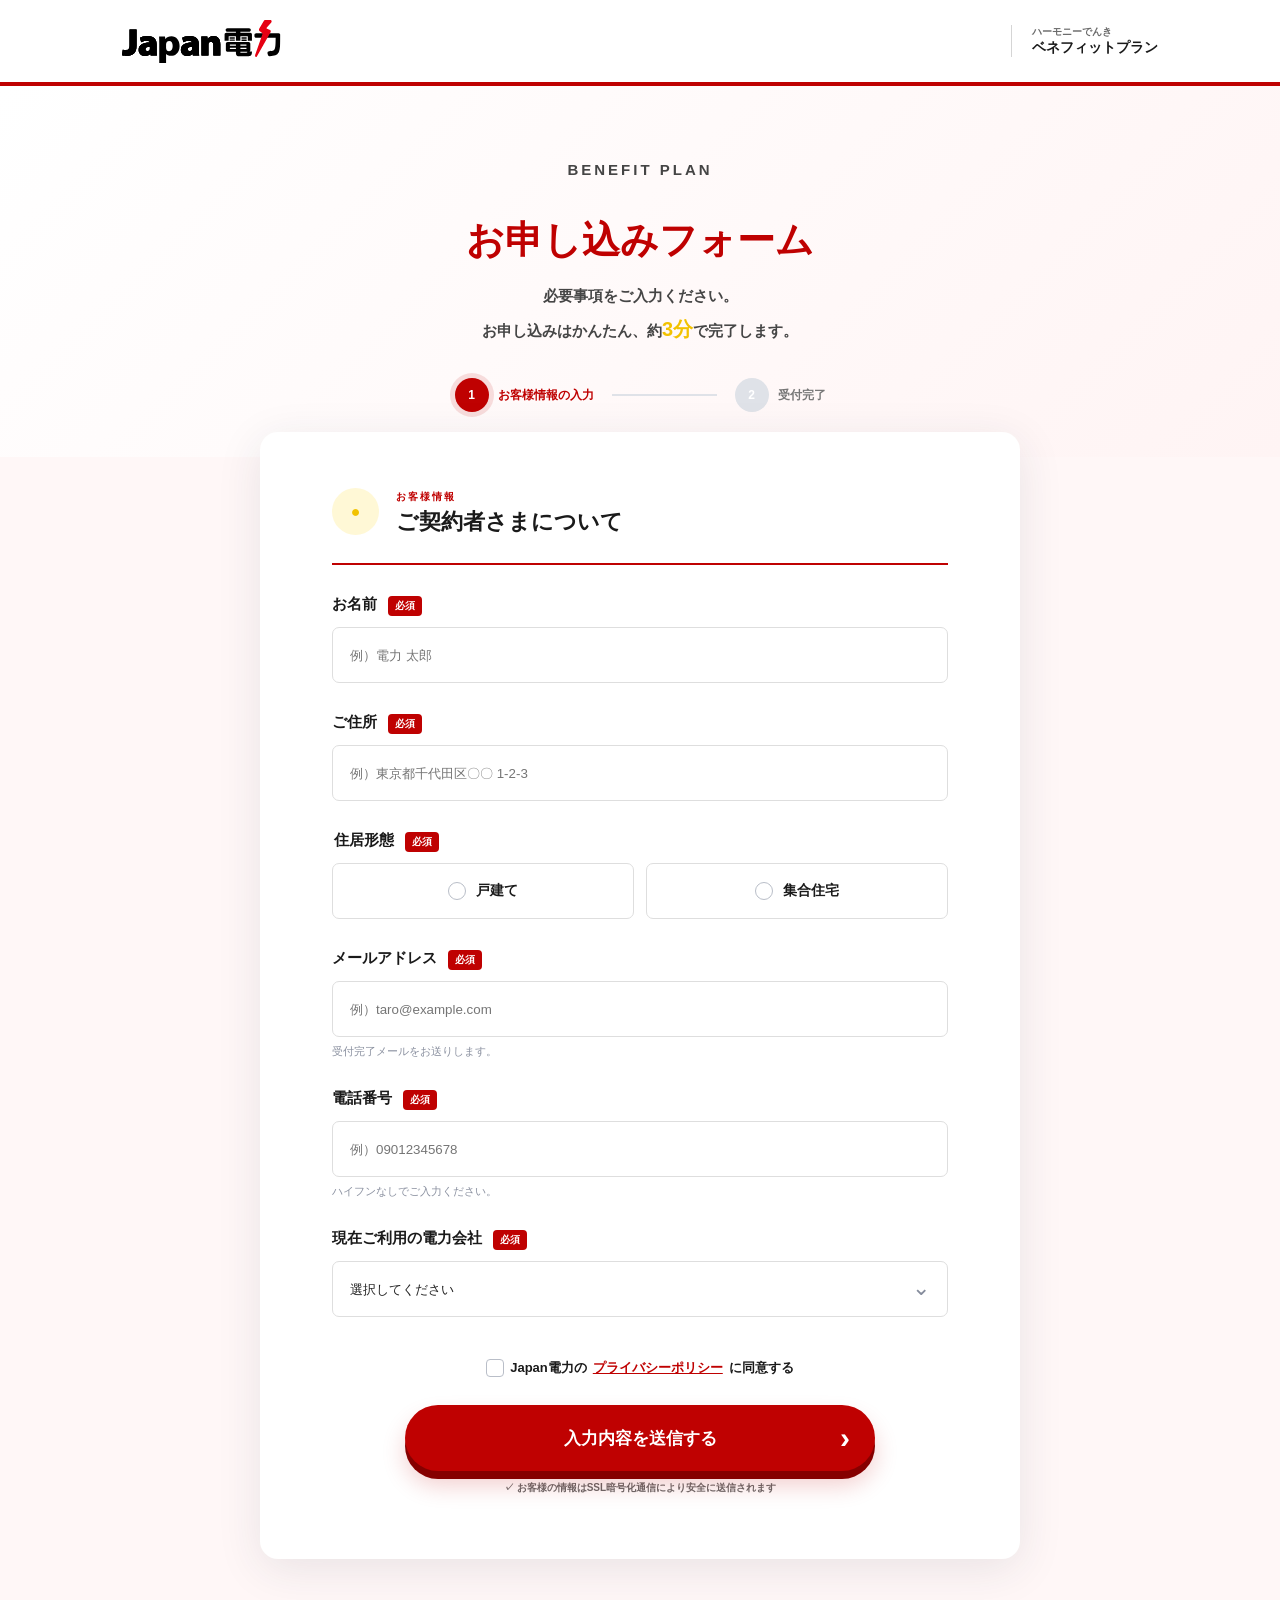
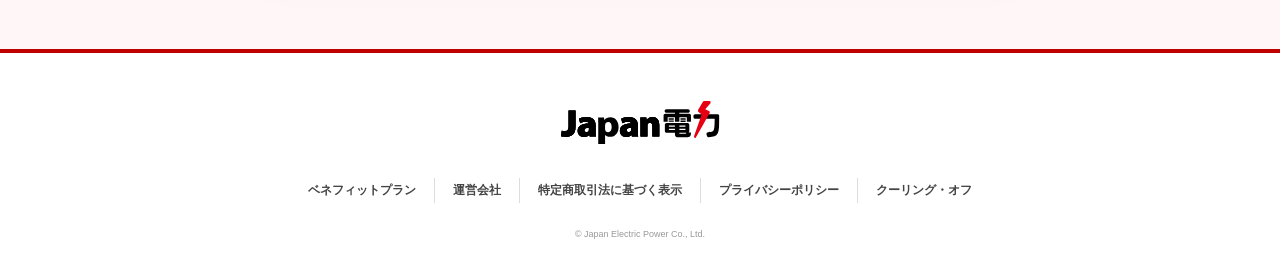
<file: index.html>
<!doctype html><html lang="ja"><head><meta charset="utf-8"><!-- Google Tag Manager --><script>(function(w,d,s,l,i){w[l]=w[l]||[];w[l].push({'gtm.start':new Date().getTime(),event:'gtm.js'});var f=d.getElementsByTagName(s)[0],j=d.createElement(s),dl=l!='dataLayer'?'&l='+l:'';j.async=true;j.src='https://www.googletagmanager.com/gtm.js?id='+i+dl;f.parentNode.insertBefore(j,f);})(window,document,'script','dataLayer','GTM-WSV9HWZ4');</script><!-- End Google Tag Manager --><meta name="viewport" content="width=device-width,initial-scale=1"><title>ベネフィットプラン お申し込み｜Japan電力</title><meta name="description" content="Japan電力 ハーモニーでんき ベネフィットプランのお申し込みフォームです。"><link rel="icon" href="assets/favicon.ico"><link rel="shortcut icon" href="assets/favicon.ico"><link rel="apple-touch-icon" sizes="180x180" href="assets/favicon.ico"><link rel="stylesheet" href="assets/style.css"><script src="assets/script.js" defer></script></head><body>
<!-- Google Tag Manager (noscript) --><noscript><iframe src="https://www.googletagmanager.com/ns.html?id=GTM-WSV9HWZ4" height="0" width="0" style="display:none;visibility:hidden"></iframe></noscript><!-- End Google Tag Manager (noscript) -->
<header><a class="brand" href="https://www.japaden.jp/"><img src="assets/logo_top.svg" alt="Japan電力"></a><div class="plan"><small>ハーモニーでんき</small>ベネフィットプラン</div></header>
<main><section class="hero"><p class="en">BENEFIT PLAN</p><h1>お申し込みフォーム</h1><p>必要事項をご入力ください。<br>お申し込みはかんたん、約<b>3分</b>で完了します。</p><div class="steps"><span class="active"><i>1</i>お客様情報の入力</span><hr><span><i>2</i>受付完了</span></div></section>
<form class="form" id="lead-form" action="thanks/"><input type="hidden" id="trk-utm_source" name="utm_source" value=""><input type="hidden" id="trk-utm_medium" name="utm_medium" value=""><input type="hidden" id="trk-utm_campaign" name="utm_campaign" value=""><input type="hidden" id="trk-utm_term" name="utm_term" value=""><input type="hidden" id="trk-utm_content" name="utm_content" value=""><input type="hidden" id="trk-placement" name="placement" value=""><input type="hidden" id="trk-keyword" name="keyword" value=""><input type="hidden" id="trk-matchtype" name="matchtype" value=""><input type="hidden" id="trk-gclid" name="gclid" value=""><input type="hidden" id="trk-fbclid" name="fbclid" value=""><input type="hidden" id="trk-lpv" name="lpv" value=""><input type="hidden" id="trk-lp_path" name="lp_path" value=""><input type="hidden" id="trk-referrer" name="referrer" value=""><div class="formTitle"><i>●</i><span><small>お客様情報</small><h2>ご契約者さまについて</h2></span></div>
<div class="field"><label for="name">お名前 <em>必須</em></label><input id="name" name="name" autocomplete="name" placeholder="例）電力 太郎" required></div>
<div class="field"><label for="address">ご住所 <em>必須</em></label><input id="address" name="address" autocomplete="street-address" placeholder="例）東京都千代田区〇〇 1-2-3" required></div>
<fieldset class="field"><legend>住居形態 <em>必須</em></legend><div class="radios"><label><input type="radio" name="housing" value="house" required><span><i></i>戸建て</span></label><label><input type="radio" name="housing" value="apartment" required><span><i></i>集合住宅</span></label></div></fieldset>
<div class="field"><label for="email">メールアドレス <em>必須</em></label><input id="email" name="email" type="email" autocomplete="email" inputmode="email" placeholder="例）taro@example.com" required><small>受付完了メールをお送りします。</small></div>
<div class="field"><label for="tel">電話番号 <em>必須</em></label><input id="tel" name="tel" type="tel" autocomplete="tel" inputmode="tel" pattern="[0-9ー－―‐-]{10,14}" placeholder="例）09012345678" required><small>ハイフンなしでご入力ください。</small></div>
<div class="field"><label for="company">現在ご利用の電力会社 <em>必須</em></label><div class="select"><select id="company" name="company" required><option value="" selected disabled>選択してください</option><option>北海道電力</option><option>東北電力</option><option>東京電力</option><option>中部電力</option><option>北陸電力</option><option>関西電力</option><option>中国電力</option><option>四国電力</option><option>九州電力</option><option>その他</option></select></div></div>
<label class="privacy"><input type="checkbox" name="privacy_consent" value="同意する" required><span><i></i>Japan電力の<a href="https://japaden.jp/privacy/" target="_blank" rel="noreferrer">プライバシーポリシー</a>に同意する</span></label>
<button class="primary" id="submit-button" type="submit">入力内容を送信する <b>›</b></button><p class="secure">✓ お客様の情報はSSL暗号化通信により安全に送信されます</p></form></main>
<footer><div class="footerInner"><a class="brand" href="https://www.japaden.jp/"><img src="assets/logo_top.svg" alt="Japan電力"></a><nav><a href="https://www.japaden.jp/harmony/benefit-plan/">ベネフィットプラン</a><a href="https://japaden.jp/company/">運営会社</a><a href="https://japaden.jp/legal/">特定商取引法に基づく表示</a><a href="https://japaden.jp/privacy/">プライバシーポリシー</a><a href="https://japaden.jp/coolingoff/">クーリング・オフ</a></nav><p>© Japan Electric Power Co., Ltd.</p></div></footer>
</body></html>
</file>
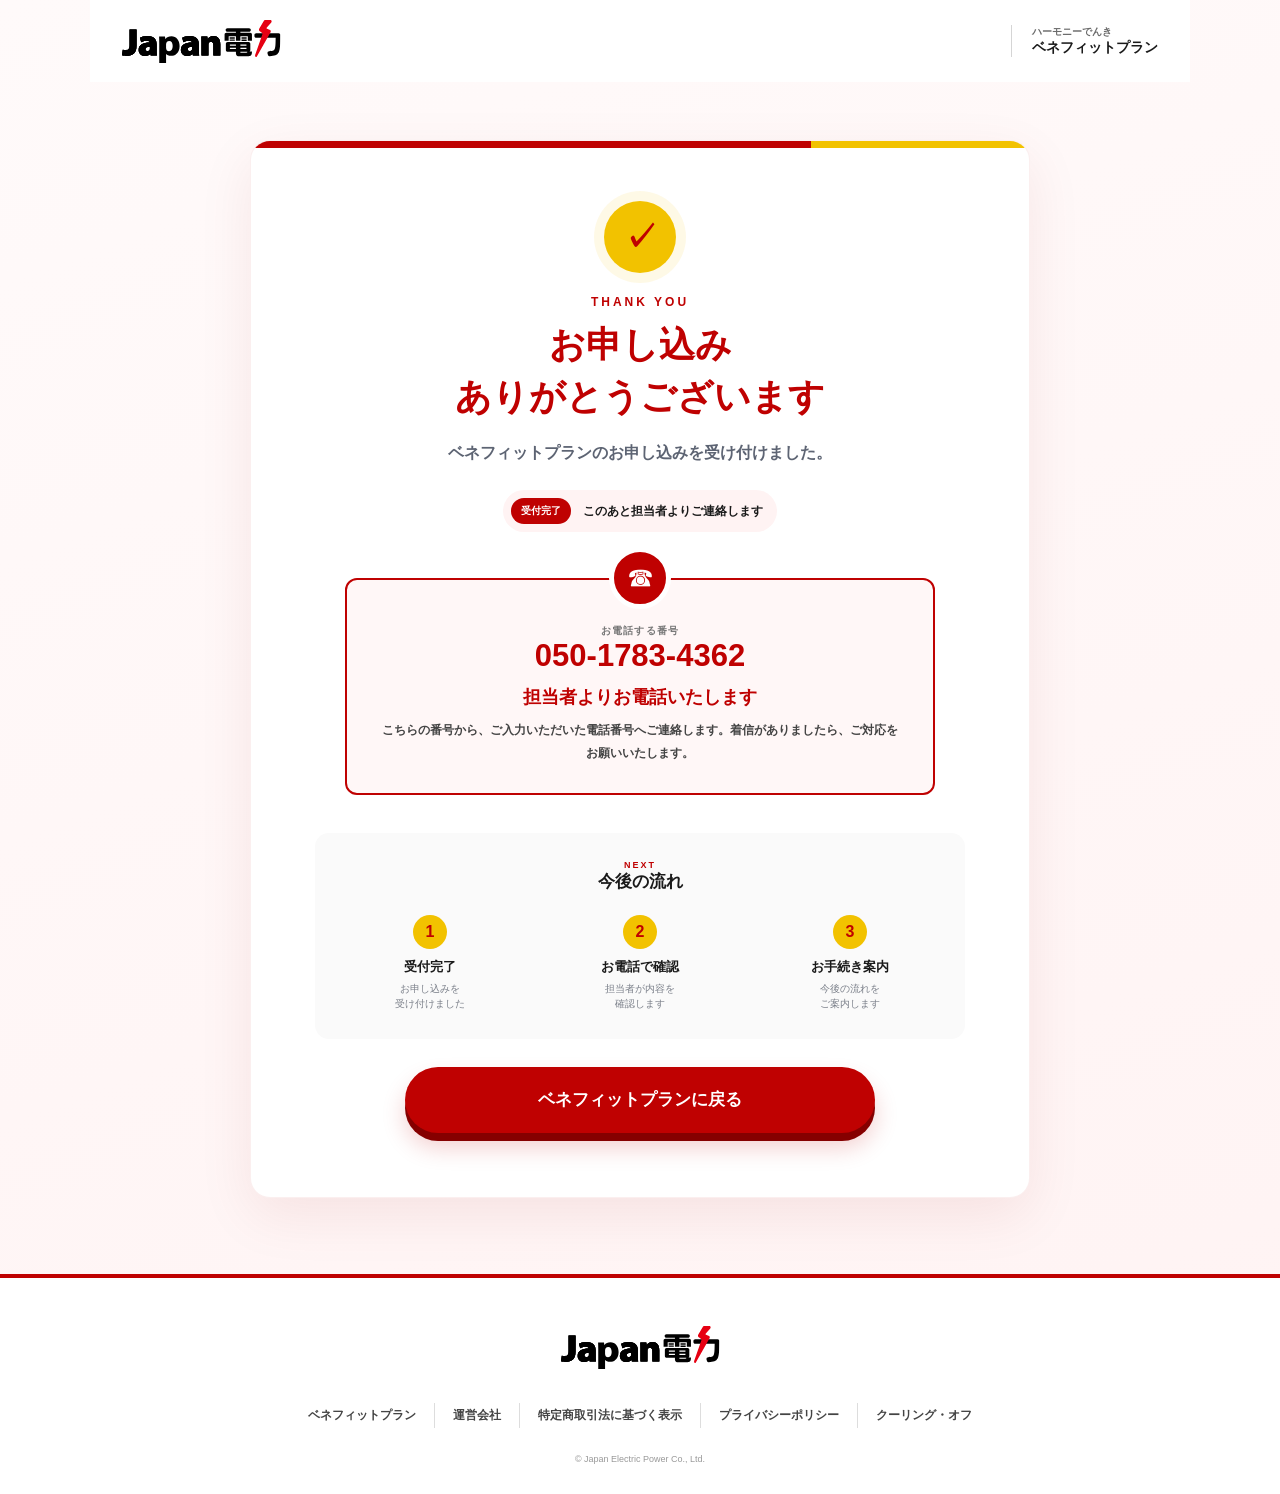
<file: thanks/index.html>
<!doctype html><html lang="ja"><head><meta charset="utf-8"><!-- Google Tag Manager --><script>(function(w,d,s,l,i){w[l]=w[l]||[];w[l].push({'gtm.start':new Date().getTime(),event:'gtm.js'});var f=d.getElementsByTagName(s)[0],j=d.createElement(s),dl=l!='dataLayer'?'&l='+l:'';j.async=true;j.src='https://www.googletagmanager.com/gtm.js?id='+i+dl;f.parentNode.insertBefore(j,f);})(window,document,'script','dataLayer','GTM-WSV9HWZ4');</script><!-- End Google Tag Manager --><meta name="viewport" content="width=device-width,initial-scale=1"><meta name="robots" content="noindex,nofollow"><title>お申し込み受付完了｜Japan電力</title><link rel="icon" href="../assets/favicon.ico"><link rel="shortcut icon" href="../assets/favicon.ico"><link rel="apple-touch-icon" sizes="180x180" href="../assets/favicon.ico"><link rel="stylesheet" href="../assets/style.css"></head><body class="done">
<!-- Google Tag Manager (noscript) --><noscript><iframe src="https://www.googletagmanager.com/ns.html?id=GTM-WSV9HWZ4" height="0" width="0" style="display:none;visibility:hidden"></iframe></noscript><!-- End Google Tag Manager (noscript) -->
<header><a class="brand" href="https://www.japaden.jp/"><img src="../assets/logo_top.svg" alt="Japan電力"></a><div class="plan"><small>ハーモニーでんき</small>ベネフィットプラン</div></header>
<main><section class="success"><div class="successIcon">✓</div><p class="en">THANK YOU</p><h1>お申し込み<br>ありがとうございます</h1><p class="lead">ベネフィットプランのお申し込みを受け付けました。</p><div class="receipt"><span>受付完了</span><b>このあと担当者よりご連絡します</b></div>
<div class="phone"><span class="phoneIcon">☎</span><p class="phoneLabel">お電話する番号</p><strong>050-1783-4362</strong><h2>担当者よりお電話いたします</h2><p>こちらの番号から、ご入力いただいた電話番号へご連絡します。着信がありましたら、ご対応をお願いいたします。</p></div>
<div class="next"><p class="nextTitle"><span>NEXT</span>今後の流れ</p><ol><li><i>1</i><b>受付完了</b><small>お申し込みを<br>受け付けました</small></li><li><i>2</i><b>お電話で確認</b><small>担当者が内容を<br>確認します</small></li><li><i>3</i><b>お手続き案内</b><small>今後の流れを<br>ご案内します</small></li></ol></div><a class="primary" href="https://www.japaden.jp/harmony/benefit-plan/">ベネフィットプランに戻る</a></section></main>
<footer><div class="footerInner"><a class="brand" href="https://www.japaden.jp/"><img src="../assets/logo_top.svg" alt="Japan電力"></a><nav><a href="https://www.japaden.jp/harmony/benefit-plan/">ベネフィットプラン</a><a href="https://japaden.jp/company/">運営会社</a><a href="https://japaden.jp/legal/">特定商取引法に基づく表示</a><a href="https://japaden.jp/privacy/">プライバシーポリシー</a><a href="https://japaden.jp/coolingoff/">クーリング・オフ</a></nav><p>© Japan Electric Power Co., Ltd.</p></div></footer>
</body></html>
</file>
<file: assets/style.css>
:root{--red:#bf0101;--yellow:#f2c200;--cream:#fff7f7;--line:#dedede}*{box-sizing:border-box}html,body{max-width:100%;overflow-x:hidden}body{margin:0;color:#1a1a1a;font-family:"Noto Sans JP","Yu Gothic",YuGothic,"Hiragino Kaku Gothic ProN",sans-serif;background:linear-gradient(#fff 0 445px,var(--cream) 445px)}header{height:82px;max-width:1100px;margin:auto;padding:0 32px;display:flex;align-items:center;justify-content:space-between;gap:15px;background:#fff}.brand{display:inline-flex;align-items:center}.brand img{display:block;width:159px;height:43px}.plan{padding-left:20px;border-left:1px solid #d5d5d5;font-size:14px;font-weight:900;line-height:1.35;white-space:nowrap}.plan small{display:block;color:#6b6b6b;font-size:10px}.hero{min-height:365px;padding:54px 24px 45px;text-align:center;background:linear-gradient(135deg,#fff,#fff4f4);border-top:4px solid var(--red)}.en{margin:0 0 8px;color:var(--red);font:900 12px Arial;letter-spacing:3px}.hero h1{margin:0;color:var(--red);font-size:38px;font-weight:900}.hero>p{margin:16px 0 30px;color:#454545;font-size:15px;font-weight:600;line-height:1.9}.hero p b{color:var(--yellow);font-size:20px}.steps{max-width:520px;margin:auto;display:flex;align-items:center;justify-content:center}.steps span{display:flex;align-items:center;gap:9px;color:#777;font-size:12px;font-weight:800}.steps span i{display:grid;place-items:center;width:34px;height:34px;border-radius:50%;background:#dfe2e8;color:#fff;font-style:normal}.steps .active{color:var(--red)}.steps .active i{background:var(--red);box-shadow:0 0 0 5px #bf01011f}.steps hr{width:105px;height:2px;margin:0 18px;border:0;background:#dfe2e8}.form{position:relative;max-width:760px;margin:-25px auto 90px;padding:54px 72px;background:#fff;border-radius:18px;box-shadow:0 10px 45px #272e431a}.formTitle{display:flex;align-items:center;gap:17px;padding-bottom:26px;border-bottom:2px solid var(--red)}.formTitle>i{width:47px;height:47px;display:grid;place-items:center;border-radius:50%;background:#fff8d6;color:var(--yellow);font-style:normal}.formTitle small{color:var(--red);font-size:10px;font-weight:900;letter-spacing:2px}.formTitle h2{margin:3px 0 0;font-size:22px;font-weight:900}.field{min-width:0;margin:30px 0 0;padding:0;border:0}.field label,.field legend{display:block;margin-bottom:11px;font-size:15px;font-weight:900}.field em{display:inline-block;margin-left:7px;padding:3px 7px;border-radius:4px;background:var(--red);color:#fff;font-size:10px;font-style:normal}input,select{width:100%;height:56px;padding:0 17px;border:1px solid var(--line);border-radius:7px;background:#fff;color:#222;font:600 16px inherit;outline:none}input:focus,select:focus{border-color:var(--red);box-shadow:0 0 0 4px #bf01011f}.field small{display:block;margin-top:7px;color:#8b91a0;font-size:11px}.radios{display:grid;grid-template-columns:1fr 1fr;gap:12px}.radios label{margin:0}.radios input,.privacy>input{position:absolute;width:1px;height:1px;clip:rect(0,0,0,0)}.radios span{height:56px;display:flex;align-items:center;justify-content:center;gap:10px;border:1px solid var(--line);border-radius:7px;font-size:14px;font-weight:800}.radios span i,.privacy i{width:18px;height:18px;border:1px solid #b9bec8;border-radius:50%;background:#fff}.radios input:checked+span{border-color:var(--red);background:#fff5f5}.radios input:checked+span i{border:5px solid var(--red)}.select{position:relative}.select:after{content:"⌄";position:absolute;right:18px;top:14px;font-size:22px;color:#858c9c}select{appearance:none}.privacy{display:block;width:100%;margin:42px auto 0;text-align:center;font-size:13px;font-weight:800;white-space:nowrap}.privacy>span{display:flex;align-items:center;justify-content:center;gap:6px;white-space:nowrap}.privacy i{flex:0 0 18px;border-radius:4px}.privacy input:checked+span i{background:var(--yellow)}.privacy a{color:var(--red);font-weight:900}.primary{width:100%;max-width:470px;height:66px;margin:28px auto 0;display:flex;align-items:center;justify-content:center;position:relative;border:0;border-radius:999px;background:var(--red);color:#fff;font-size:17px;font-weight:900;text-decoration:none;box-shadow:0 8px 0 #850000,0 14px 24px #bf010133}.primary b{position:absolute;right:25px;font-size:30px}.secure{text-align:center;color:#696969;font-size:10px;font-weight:600}footer{background:#fff;border-top:4px solid var(--red)}.footerInner{max-width:1000px;margin:auto;padding:48px 28px 30px;text-align:center}footer nav{display:flex;justify-content:center;flex-wrap:wrap;margin:30px auto 26px}footer nav a{padding:4px 18px;border-right:1px solid #ddd;color:#444;text-decoration:none;font-size:12px;font-weight:700}footer nav a:last-child{border:0}footer p{margin:0;color:#999;font-size:9px}
.done{background:linear-gradient(160deg,#fffafa,#fff3f3)}.success{max-width:780px;margin:58px auto 76px;padding:60px 64px 64px;position:relative;overflow:hidden;border:1px solid #bf010110;border-radius:20px;background:#fff;text-align:center;box-shadow:0 18px 55px #8d000014}.success:before{content:"";position:absolute;inset:0 0 auto;height:7px;background:linear-gradient(90deg,var(--red) 72%,var(--yellow) 72%)}.successIcon{width:72px;height:72px;margin:0 auto 22px;display:grid;place-items:center;border-radius:50%;background:var(--yellow);color:var(--red);font-size:34px;font-weight:900;box-shadow:0 0 0 10px #f2c20019}.success h1{margin:10px 0 20px;color:var(--red);font-size:36px;font-weight:900;line-height:1.45}.lead{color:#5d6473;font-weight:700}.receipt{margin:10px auto 46px;display:inline-flex;align-items:center;gap:12px;padding:8px 14px 8px 8px;border-radius:999px;background:#fff3f3;font-size:12px}.receipt span{padding:6px 10px;border-radius:999px;background:var(--red);color:#fff;font-size:10px;font-weight:900}.phone{max-width:590px;margin:auto;padding:28px 34px;border:2px solid var(--red);border-radius:12px;background:#fff7f7;text-align:center}.phoneIcon{width:62px;height:62px;margin:-61px auto 15px;display:grid;place-items:center;border:5px solid #fff;border-radius:50%;background:var(--red);color:#fff;font-size:27px}.phoneLabel{margin:0;color:#777;font-size:10px;font-weight:900;letter-spacing:.12em}.phone strong{display:block;margin-bottom:11px;color:var(--red);font-size:31px}.phone h2{margin:0 0 10px;color:var(--red);font-size:18px}.phone>p:last-child{margin:auto;color:#444;font-size:12px;font-weight:700;line-height:1.9}.next{margin-top:38px;padding:27px 24px;border-radius:14px;background:#fafafa}.nextTitle{margin:0 0 22px;font-size:17px;font-weight:900}.nextTitle span{display:block;color:var(--red);font:900 9px Arial;letter-spacing:.22em}.next ol{display:grid;grid-template-columns:repeat(3,1fr);gap:28px;margin:0;padding:0;list-style:none}.next li{text-align:center}.next li i{width:34px;height:34px;margin:0 auto 9px;display:grid;place-items:center;border-radius:50%;background:var(--yellow);color:var(--red);font-style:normal;font-weight:900}.next li b,.next li small{display:block}.next li b{font-size:13px}.next li small{margin-top:5px;color:#7a7f89;font-size:10px;line-height:1.55}.thanksNote{color:#6c7280;font-size:13px;font-weight:700}
@media(max-width:700px){body{background:linear-gradient(#fff 0 415px,var(--cream) 415px)}header{height:66px;padding:0 18px}.brand img{width:126px;height:auto}.plan{padding-left:11px;font-size:11px}.plan small{font-size:9px}.hero{min-height:350px;padding:48px 18px 42px}.hero h1{font-size:29px}.steps span{display:block;text-align:center}.steps span i{margin:0 auto 7px}.steps hr{width:48px;margin:0 10px 21px}.form{margin:-18px 10px 60px;padding:38px 16px}.formTitle h2{font-size:19px}.privacy{font-size:clamp(8px,2.55vw,12px)}.secure{font-size:9px;white-space:nowrap}.footerInner{padding:38px 20px 24px}footer nav{max-width:340px;display:grid;grid-template-columns:1fr 1fr;border-top:1px solid #eee}footer nav a{padding:12px 8px;border:0;border-bottom:1px solid #eee;text-align:left;font-size:10px}footer nav a:first-child{grid-column:1/-1}.success{margin:24px 10px 46px;padding:48px 18px 42px}.success h1{font-size:28px}.lead{font-size:13px}.receipt{font-size:9px}.phone{padding:25px 14px 22px}.phone strong{font-size:26px}.phone h2{font-size:16px}.phone>p:last-child{font-size:11px}.next{padding:24px 10px}.next ol{gap:10px}.next li b{font-size:11px}.next li small{font-size:8px}}
</file>
